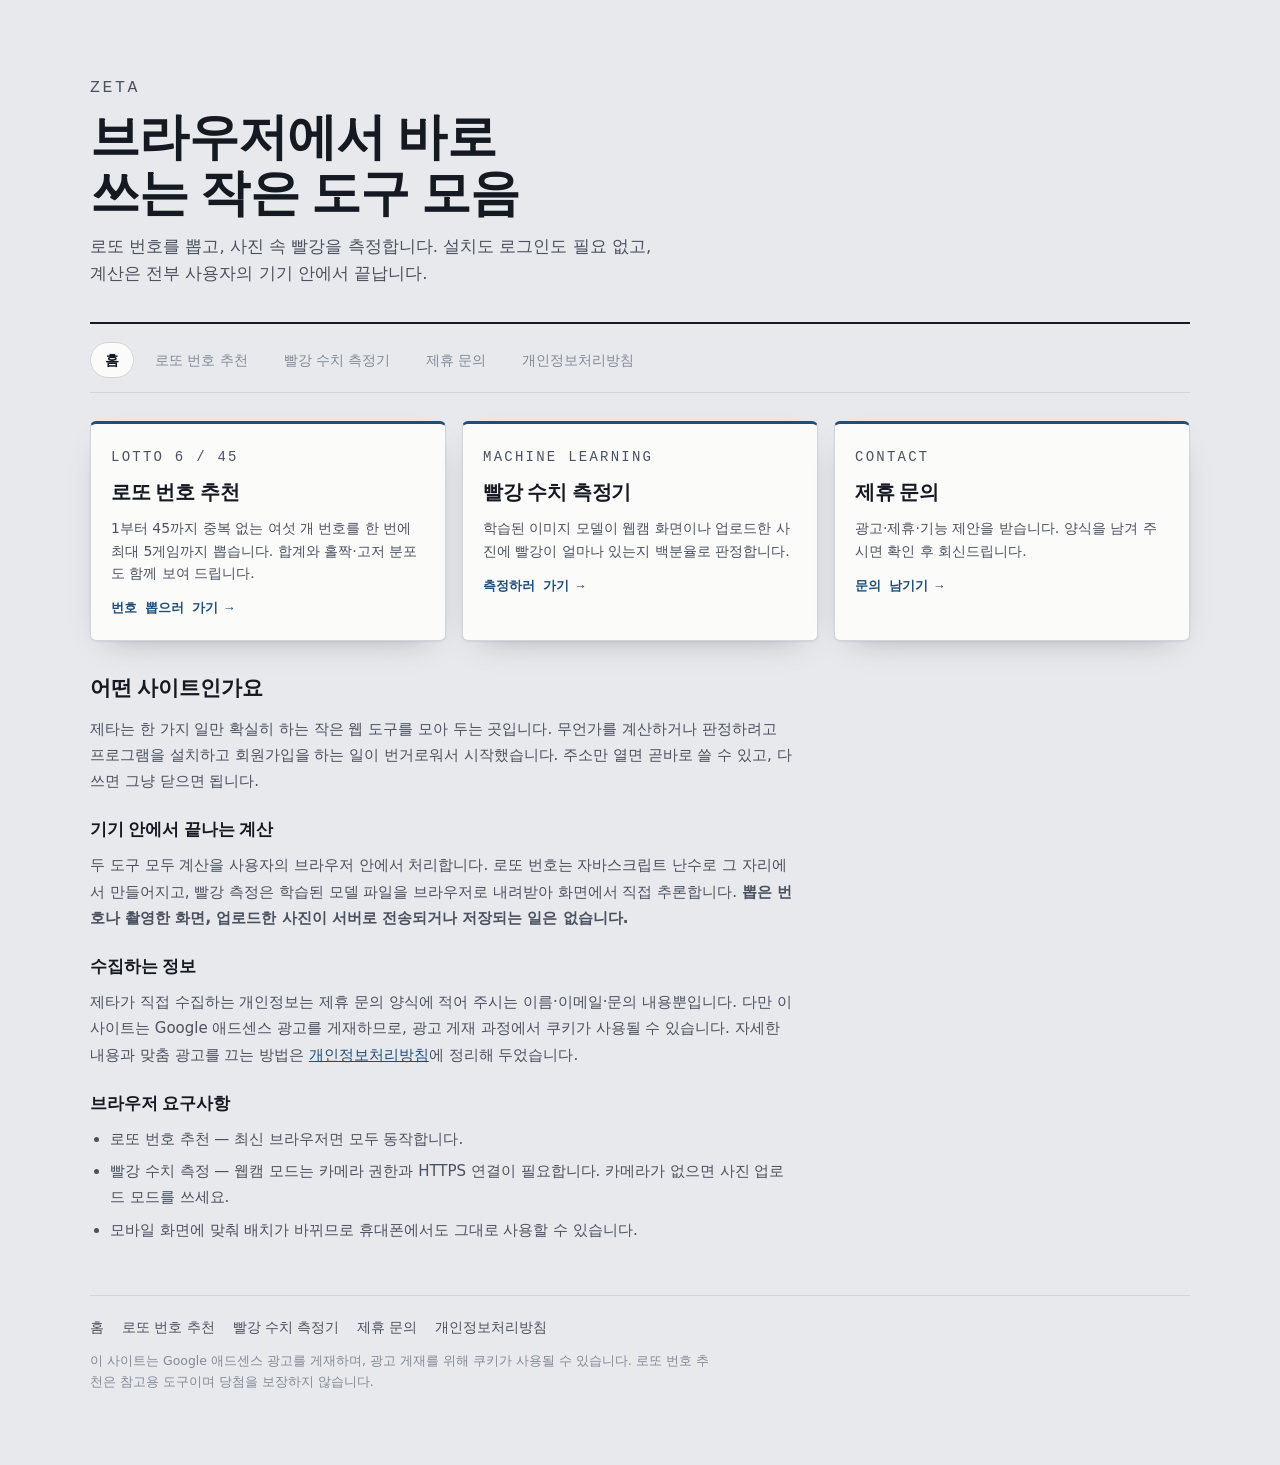
<file: index.html>
<!DOCTYPE html>
<html lang="ko">
<head>
  <meta charset="UTF-8" />
  <!-- Google Tag Manager -->
  <script>(function(w,d,s,l,i){w[l]=w[l]||[];w[l].push({'gtm.start':
  new Date().getTime(),event:'gtm.js'});var f=d.getElementsByTagName(s)[0],
  j=d.createElement(s),dl=l!='dataLayer'?'&l='+l:'';j.async=true;j.src=
  'https://www.googletagmanager.com/gtm.js?id='+i+dl;f.parentNode.insertBefore(j,f);
  })(window,document,'script','dataLayer','GTM-PMZGKVW3');</script>
  <!-- End Google Tag Manager -->
  <meta name="viewport" content="width=device-width, initial-scale=1.0" />
  <title>제타 — 로또 번호 추천과 빨강 수치 측정</title>
  <meta name="description" content="로또 6/45 번호 생성기와 머신러닝 기반 빨강 수치 측정기를 무료로 사용해 보세요. 설치 없이 브라우저에서 바로 동작합니다." />
  <link rel="stylesheet" href="styles.css" />
  <script async src="https://pagead2.googlesyndication.com/pagead/js/adsbygoogle.js?client=ca-pub-2494566642796564"
    crossorigin="anonymous"></script>
</head>
<body>
  <!-- Google Tag Manager (noscript) -->
  <noscript><iframe src="https://www.googletagmanager.com/ns.html?id=GTM-PMZGKVW3"
  height="0" width="0" style="display:none;visibility:hidden"></iframe></noscript>
  <!-- End Google Tag Manager (noscript) -->
  <div class="shell">
    <section class="hero">
      <p class="eyebrow">Zeta</p>
      <h1>브라우저에서 바로 쓰는 작은 도구 모음</h1>
      <p>
        로또 번호를 뽑고, 사진 속 빨강을 측정합니다. 설치도 로그인도 필요 없고, 계산은 전부 사용자의 기기 안에서
        끝납니다.
      </p>
    </section>

    <nav class="site-nav">
      <a class="nav-link is-current" href="index.html" aria-current="page">홈</a>
      <a class="nav-link" href="lotto.html">로또 번호 추천</a>
      <a class="nav-link" href="red.html">빨강 수치 측정기</a>
      <a class="nav-link" href="contact.html">제휴 문의</a>
      <a class="nav-link" href="privacy.html">개인정보처리방침</a>
    </nav>

    <div class="feature-grid">
      <a class="feature-card" href="lotto.html">
        <p class="eyebrow">Lotto 6 / 45</p>
        <h2>로또 번호 추천</h2>
        <p>1부터 45까지 중복 없는 여섯 개 번호를 한 번에 최대 5게임까지 뽑습니다. 합계와 홀짝·고저 분포도 함께 보여 드립니다.</p>
        <span class="go">번호 뽑으러 가기 →</span>
      </a>

      <a class="feature-card" href="red.html">
        <p class="eyebrow">Machine Learning</p>
        <h2>빨강 수치 측정기</h2>
        <p>학습된 이미지 모델이 웹캠 화면이나 업로드한 사진에 빨강이 얼마나 있는지 백분율로 판정합니다.</p>
        <span class="go">측정하러 가기 →</span>
      </a>

      <a class="feature-card" href="contact.html">
        <p class="eyebrow">Contact</p>
        <h2>제휴 문의</h2>
        <p>광고·제휴·기능 제안을 받습니다. 양식을 남겨 주시면 확인 후 회신드립니다.</p>
        <span class="go">문의 남기기 →</span>
      </a>
    </div>

    <section class="prose">
      <h2>어떤 사이트인가요</h2>
      <p>
        제타는 한 가지 일만 확실히 하는 작은 웹 도구를 모아 두는 곳입니다. 무언가를 계산하거나 판정하려고
        프로그램을 설치하고 회원가입을 하는 일이 번거로워서 시작했습니다. 주소만 열면 곧바로 쓸 수 있고,
        다 쓰면 그냥 닫으면 됩니다.
      </p>

      <h3>기기 안에서 끝나는 계산</h3>
      <p>
        두 도구 모두 계산을 사용자의 브라우저 안에서 처리합니다. 로또 번호는 자바스크립트 난수로 그 자리에서
        만들어지고, 빨강 측정은 학습된 모델 파일을 브라우저로 내려받아 화면에서 직접 추론합니다.
        <b>뽑은 번호나 촬영한 화면, 업로드한 사진이 서버로 전송되거나 저장되는 일은 없습니다.</b>
      </p>

      <h3>수집하는 정보</h3>
      <p>
        제타가 직접 수집하는 개인정보는 제휴 문의 양식에 적어 주시는 이름·이메일·문의 내용뿐입니다. 다만 이 사이트는
        Google 애드센스 광고를 게재하므로, 광고 게재 과정에서 쿠키가 사용될 수 있습니다. 자세한 내용과 맞춤 광고를
        끄는 방법은 <a href="privacy.html">개인정보처리방침</a>에 정리해 두었습니다.
      </p>

      <h3>브라우저 요구사항</h3>
      <ul>
        <li>로또 번호 추천 — 최신 브라우저면 모두 동작합니다.</li>
        <li>빨강 수치 측정 — 웹캠 모드는 카메라 권한과 HTTPS 연결이 필요합니다. 카메라가 없으면 사진 업로드 모드를 쓰세요.</li>
        <li>모바일 화면에 맞춰 배치가 바뀌므로 휴대폰에서도 그대로 사용할 수 있습니다.</li>
      </ul>
    </section>

    <footer class="site-footer">
      <nav class="footer-links">
        <a href="index.html">홈</a>
        <a href="lotto.html">로또 번호 추천</a>
        <a href="red.html">빨강 수치 측정기</a>
        <a href="contact.html">제휴 문의</a>
        <a href="privacy.html">개인정보처리방침</a>
      </nav>
      <p>이 사이트는 Google 애드센스 광고를 게재하며, 광고 게재를 위해 쿠키가 사용될 수 있습니다. 로또 번호 추천은 참고용 도구이며 당첨을 보장하지 않습니다.</p>
    </footer>
  </div>
</body>
</html>
</file>
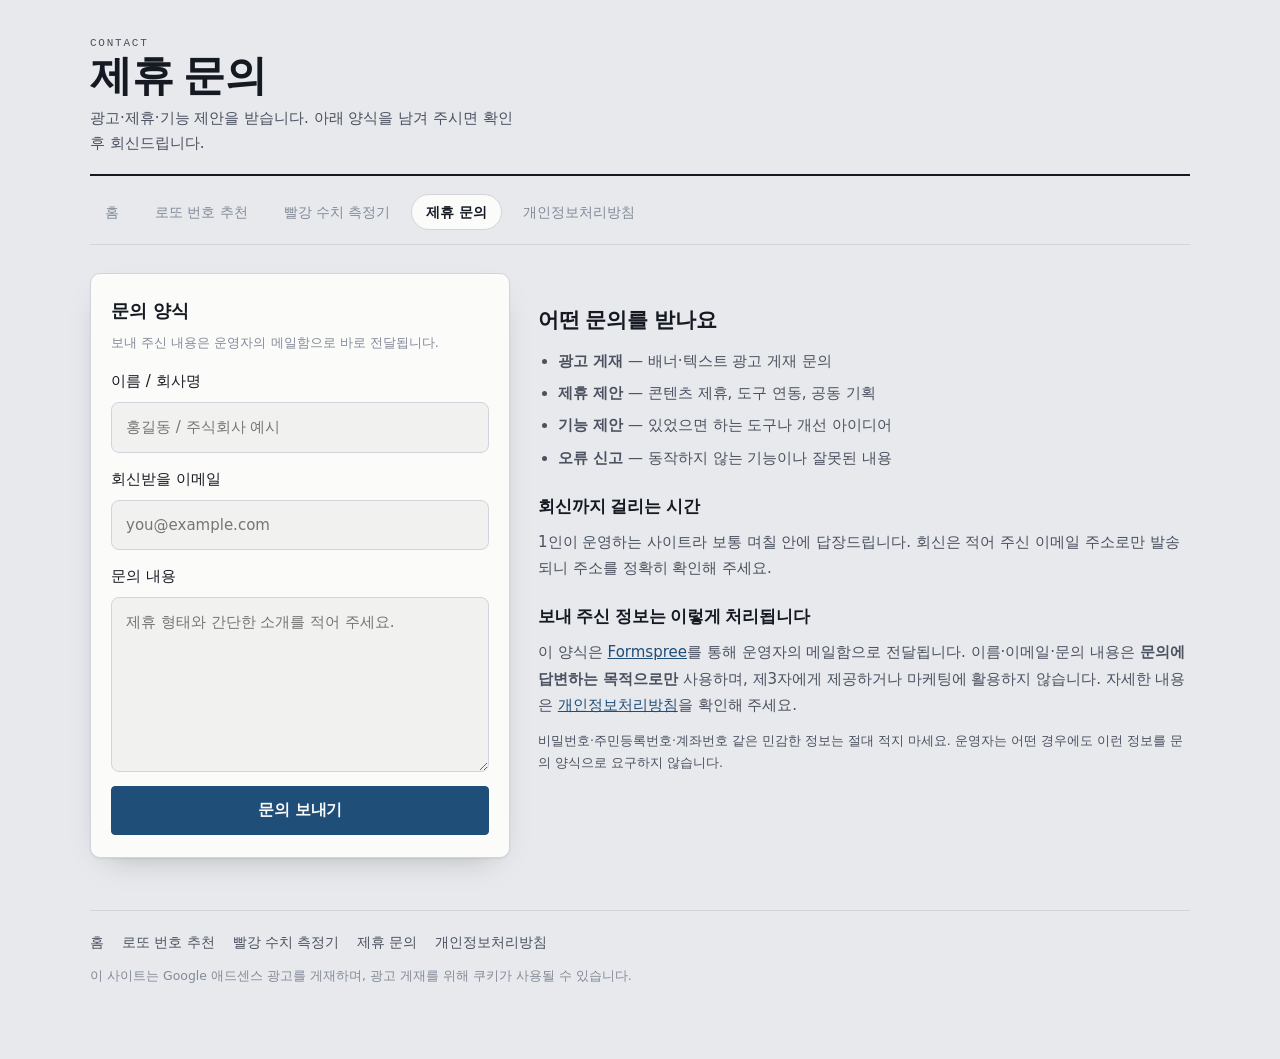
<file: contact.html>
<!DOCTYPE html>
<html lang="ko">
<head>
  <meta charset="UTF-8" />
  <!-- Google Tag Manager -->
  <script>(function(w,d,s,l,i){w[l]=w[l]||[];w[l].push({'gtm.start':
  new Date().getTime(),event:'gtm.js'});var f=d.getElementsByTagName(s)[0],
  j=d.createElement(s),dl=l!='dataLayer'?'&l='+l:'';j.async=true;j.src=
  'https://www.googletagmanager.com/gtm.js?id='+i+dl;f.parentNode.insertBefore(j,f);
  })(window,document,'script','dataLayer','GTM-PMZGKVW3');</script>
  <!-- End Google Tag Manager -->
  <meta name="viewport" content="width=device-width, initial-scale=1.0" />
  <title>제휴 문의 | 제타</title>
  <meta name="description" content="제타의 광고·제휴·기능 제안 문의를 받습니다. 양식을 남겨 주시면 확인 후 회신드립니다." />
  <link rel="stylesheet" href="styles.css" />
  <script async src="https://pagead2.googlesyndication.com/pagead/js/adsbygoogle.js?client=ca-pub-2494566642796564"
    crossorigin="anonymous"></script>
</head>
<body>
  <!-- Google Tag Manager (noscript) -->
  <noscript><iframe src="https://www.googletagmanager.com/ns.html?id=GTM-PMZGKVW3"
  height="0" width="0" style="display:none;visibility:hidden"></iframe></noscript>
  <!-- End Google Tag Manager (noscript) -->
  <div class="shell">
    <header class="masthead">
      <div>
        <p class="eyebrow">Contact</p>
        <h1>제휴 문의</h1>
        <p>광고·제휴·기능 제안을 받습니다. 아래 양식을 남겨 주시면 확인 후 회신드립니다.</p>
      </div>
    </header>

    <nav class="site-nav">
      <a class="nav-link" href="index.html">홈</a>
      <a class="nav-link" href="lotto.html">로또 번호 추천</a>
      <a class="nav-link" href="red.html">빨강 수치 측정기</a>
      <a class="nav-link is-current" href="contact.html" aria-current="page">제휴 문의</a>
      <a class="nav-link" href="privacy.html">개인정보처리방침</a>
    </nav>

    <div class="layout">
      <section class="partner" style="margin-top: 0;">
        <h2>문의 양식</h2>
        <p class="partner-lead">보내 주신 내용은 운영자의 메일함으로 바로 전달됩니다.</p>

        <form id="partnerForm" action="https://formspree.io/f/mzepdwaz" method="POST">
          <div class="field">
            <label for="partnerName">이름 / 회사명</label>
            <input type="text" id="partnerName" name="name" required maxlength="60" placeholder="홍길동 / 주식회사 예시" />
          </div>

          <div class="field">
            <label for="partnerEmail">회신받을 이메일</label>
            <input type="email" id="partnerEmail" name="email" required placeholder="you@example.com" />
          </div>

          <div class="field">
            <label for="partnerMessage">문의 내용</label>
            <textarea id="partnerMessage" name="message" rows="6" required maxlength="2000" placeholder="제휴 형태와 간단한 소개를 적어 주세요."></textarea>
          </div>

          <input type="hidden" name="_subject" value="[제타] 제휴 문의" />
          <input type="text" name="_gotcha" tabindex="-1" autocomplete="off" aria-hidden="true" class="gotcha" />

          <div class="actions">
            <button type="submit" id="partnerSubmitBtn" class="btn primary">문의 보내기</button>
          </div>
        </form>

        <div id="partnerStatus" class="partner-status" role="status" aria-live="polite"></div>
      </section>

      <section class="prose">
        <h2>어떤 문의를 받나요</h2>
        <ul>
          <li><b>광고 게재</b> — 배너·텍스트 광고 게재 문의</li>
          <li><b>제휴 제안</b> — 콘텐츠 제휴, 도구 연동, 공동 기획</li>
          <li><b>기능 제안</b> — 있었으면 하는 도구나 개선 아이디어</li>
          <li><b>오류 신고</b> — 동작하지 않는 기능이나 잘못된 내용</li>
        </ul>

        <h3>회신까지 걸리는 시간</h3>
        <p>
          1인이 운영하는 사이트라 보통 며칠 안에 답장드립니다. 회신은 적어 주신 이메일 주소로만 발송되니
          주소를 정확히 확인해 주세요.
        </p>

        <h3>보내 주신 정보는 이렇게 처리됩니다</h3>
        <p>
          이 양식은 <a href="https://formspree.io" rel="noopener nofollow" target="_blank">Formspree</a>를 통해
          운영자의 메일함으로 전달됩니다. 이름·이메일·문의 내용은 <b>문의에 답변하는 목적으로만</b> 사용하며,
          제3자에게 제공하거나 마케팅에 활용하지 않습니다. 자세한 내용은
          <a href="privacy.html">개인정보처리방침</a>을 확인해 주세요.
        </p>
        <p class="hint">
          비밀번호·주민등록번호·계좌번호 같은 민감한 정보는 절대 적지 마세요. 운영자는 어떤 경우에도 이런 정보를
          문의 양식으로 요구하지 않습니다.
        </p>
      </section>
    </div>

    <footer class="site-footer">
      <nav class="footer-links">
        <a href="index.html">홈</a>
        <a href="lotto.html">로또 번호 추천</a>
        <a href="red.html">빨강 수치 측정기</a>
        <a href="contact.html">제휴 문의</a>
        <a href="privacy.html">개인정보처리방침</a>
      </nav>
      <p>이 사이트는 Google 애드센스 광고를 게재하며, 광고 게재를 위해 쿠키가 사용될 수 있습니다.</p>
    </footer>
  </div>

  <script src="contact.js"></script>
</body>
</html>
</file>
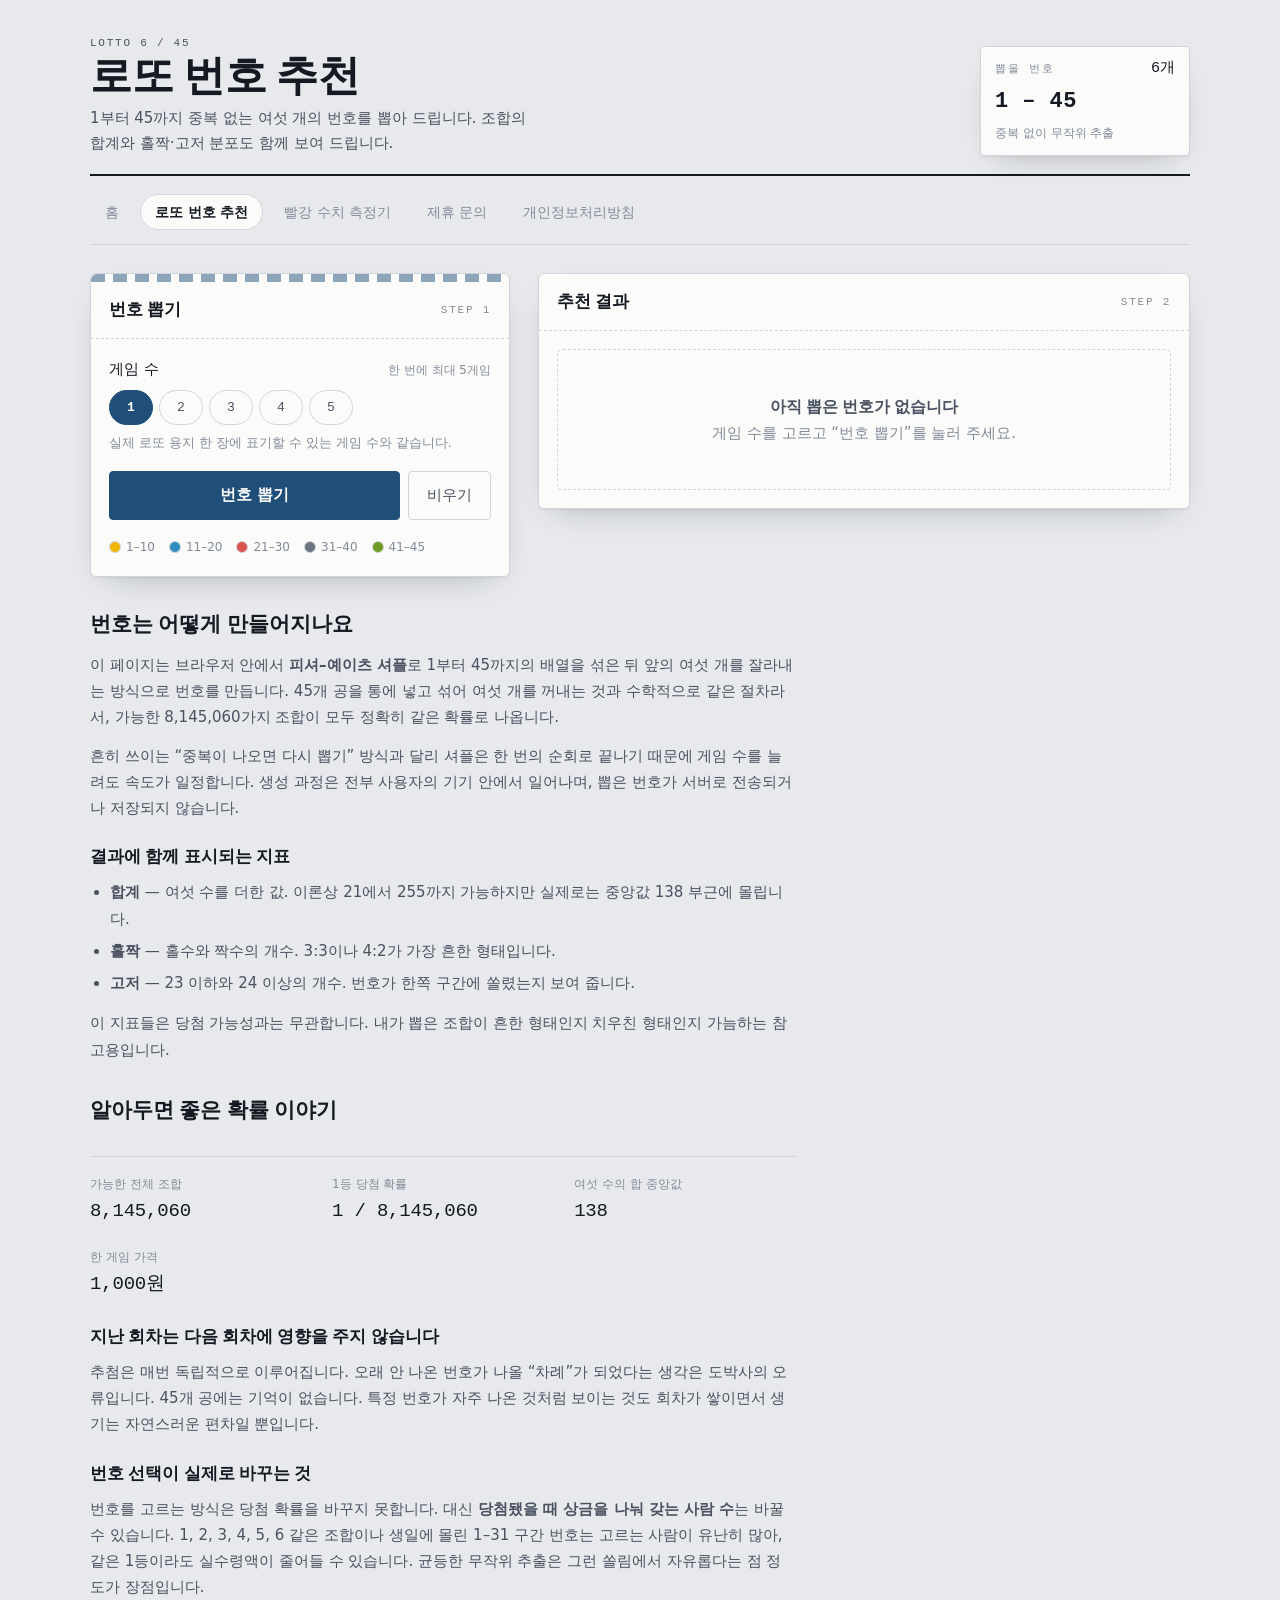
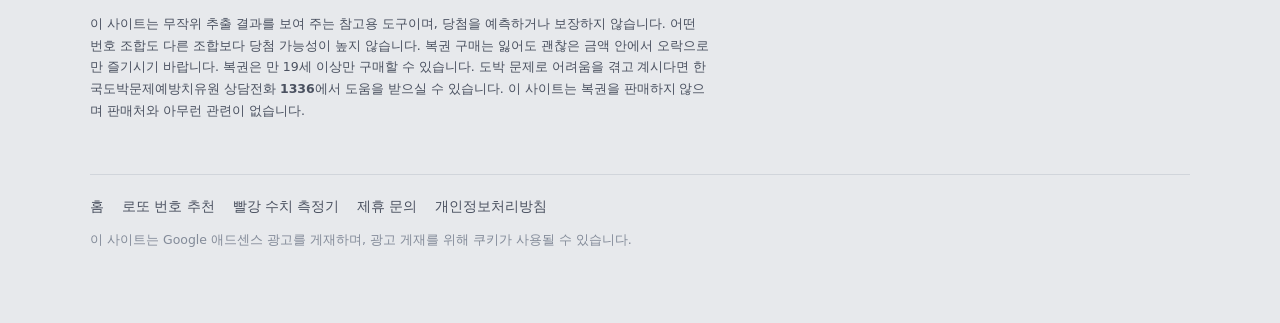
<file: lotto.html>
<!DOCTYPE html>
<html lang="ko">
<head>
  <meta charset="UTF-8" />
  <!-- Google Tag Manager -->
  <script>(function(w,d,s,l,i){w[l]=w[l]||[];w[l].push({'gtm.start':
  new Date().getTime(),event:'gtm.js'});var f=d.getElementsByTagName(s)[0],
  j=d.createElement(s),dl=l!='dataLayer'?'&l='+l:'';j.async=true;j.src=
  'https://www.googletagmanager.com/gtm.js?id='+i+dl;f.parentNode.insertBefore(j,f);
  })(window,document,'script','dataLayer','GTM-PMZGKVW3');</script>
  <!-- End Google Tag Manager -->
  <meta name="viewport" content="width=device-width, initial-scale=1.0" />
  <title>로또 번호 추천 — 6/45 번호 생성기 | 제타</title>
  <meta name="description" content="로또 6/45 번호를 최대 5게임까지 무작위로 생성하고 합계·홀짝·고저 분포를 함께 확인하세요. 당첨 확률과 조합 통계도 정리했습니다." />
  <link rel="stylesheet" href="styles.css" />
  <script async src="https://pagead2.googlesyndication.com/pagead/js/adsbygoogle.js?client=ca-pub-2494566642796564"
    crossorigin="anonymous"></script>
</head>
<body>
  <!-- Google Tag Manager (noscript) -->
  <noscript><iframe src="https://www.googletagmanager.com/ns.html?id=GTM-PMZGKVW3"
  height="0" width="0" style="display:none;visibility:hidden"></iframe></noscript>
  <!-- End Google Tag Manager (noscript) -->
  <div class="shell">
    <header class="masthead">
      <div>
        <p class="eyebrow">Lotto 6 / 45</p>
        <h1>로또 번호 추천</h1>
        <p>1부터 45까지 중복 없는 여섯 개의 번호를 뽑아 드립니다. 조합의 합계와 홀짝·고저 분포도 함께 보여 드립니다.</p>
      </div>
      <div class="draw-clock">
        <div class="label">
          <span class="eyebrow">뽑을 번호</span>
          <span class="num" id="clockCount">6개</span>
        </div>
        <strong>1 &ndash; 45</strong>
        <small>중복 없이 무작위 추출</small>
      </div>
    </header>

    <nav class="site-nav">
      <a class="nav-link" href="index.html">홈</a>
      <a class="nav-link is-current" href="lotto.html" aria-current="page">로또 번호 추천</a>
      <a class="nav-link" href="red.html">빨강 수치 측정기</a>
      <a class="nav-link" href="contact.html">제휴 문의</a>
      <a class="nav-link" href="privacy.html">개인정보처리방침</a>
    </nav>

    <div class="layout">
      <section class="panel slip">
        <header>
          <h2>번호 뽑기</h2>
          <span class="eyebrow">Step 1</span>
        </header>
        <div class="panel-body">
          <div class="field">
            <div class="field-label">
              <span id="countLabel">게임 수</span>
              <span>한 번에 최대 5게임</span>
            </div>
            <div class="chips" id="countChips" role="group" aria-labelledby="countLabel">
              <button type="button" class="chip count" data-count="1" aria-pressed="true">1</button>
              <button type="button" class="chip count" data-count="2" aria-pressed="false">2</button>
              <button type="button" class="chip count" data-count="3" aria-pressed="false">3</button>
              <button type="button" class="chip count" data-count="4" aria-pressed="false">4</button>
              <button type="button" class="chip count" data-count="5" aria-pressed="false">5</button>
            </div>
            <p class="hint">실제 로또 용지 한 장에 표기할 수 있는 게임 수와 같습니다.</p>
          </div>

          <div class="actions">
            <button id="generateBtn" class="btn primary">번호 뽑기</button>
            <button id="resetBtn" class="btn ghost">비우기</button>
          </div>

          <div class="legend">
            <span><i style="background: var(--b1-bg)"></i>1&ndash;10</span>
            <span><i style="background: var(--b2-bg)"></i>11&ndash;20</span>
            <span><i style="background: var(--b3-bg)"></i>21&ndash;30</span>
            <span><i style="background: var(--b4-bg)"></i>31&ndash;40</span>
            <span><i style="background: var(--b5-bg)"></i>41&ndash;45</span>
          </div>
        </div>
      </section>

      <section class="panel">
        <header>
          <h2>추천 결과</h2>
          <span class="eyebrow">Step 2</span>
        </header>
        <div class="panel-body">
          <div id="results" class="tickets"></div>
        </div>
      </section>
    </div>

    <section class="prose">
      <h2>번호는 어떻게 만들어지나요</h2>
      <p>
        이 페이지는 브라우저 안에서 <b>피셔–예이츠 셔플</b>로 1부터 45까지의 배열을 섞은 뒤 앞의 여섯 개를 잘라내는
        방식으로 번호를 만듭니다. 45개 공을 통에 넣고 섞어 여섯 개를 꺼내는 것과 수학적으로 같은 절차라서,
        가능한 8,145,060가지 조합이 모두 정확히 같은 확률로 나옵니다.
      </p>
      <p>
        흔히 쓰이는 &ldquo;중복이 나오면 다시 뽑기&rdquo; 방식과 달리 셔플은 한 번의 순회로 끝나기 때문에 게임 수를 늘려도
        속도가 일정합니다. 생성 과정은 전부 사용자의 기기 안에서 일어나며, 뽑은 번호가 서버로 전송되거나 저장되지 않습니다.
      </p>

      <h3>결과에 함께 표시되는 지표</h3>
      <ul>
        <li><b>합계</b> — 여섯 수를 더한 값. 이론상 21에서 255까지 가능하지만 실제로는 중앙값 138 부근에 몰립니다.</li>
        <li><b>홀짝</b> — 홀수와 짝수의 개수. 3:3이나 4:2가 가장 흔한 형태입니다.</li>
        <li><b>고저</b> — 23 이하와 24 이상의 개수. 번호가 한쪽 구간에 쏠렸는지 보여 줍니다.</li>
      </ul>
      <p>
        이 지표들은 당첨 가능성과는 무관합니다. 내가 뽑은 조합이 흔한 형태인지 치우친 형태인지 가늠하는 참고용입니다.
      </p>

      <h2>알아두면 좋은 확률 이야기</h2>
      <dl class="odds">
        <div>
          <dt>가능한 전체 조합</dt>
          <dd>8,145,060</dd>
        </div>
        <div>
          <dt>1등 당첨 확률</dt>
          <dd>1 / 8,145,060</dd>
        </div>
        <div>
          <dt>여섯 수의 합 중앙값</dt>
          <dd>138</dd>
        </div>
        <div>
          <dt>한 게임 가격</dt>
          <dd>1,000원</dd>
        </div>
      </dl>

      <h3>지난 회차는 다음 회차에 영향을 주지 않습니다</h3>
      <p>
        추첨은 매번 독립적으로 이루어집니다. 오래 안 나온 번호가 나올 &ldquo;차례&rdquo;가 되었다는 생각은 도박사의
        오류입니다. 45개 공에는 기억이 없습니다. 특정 번호가 자주 나온 것처럼 보이는 것도 회차가 쌓이면서 생기는
        자연스러운 편차일 뿐입니다.
      </p>

      <h3>번호 선택이 실제로 바꾸는 것</h3>
      <p>
        번호를 고르는 방식은 당첨 확률을 바꾸지 못합니다. 대신 <b>당첨됐을 때 상금을 나눠 갖는 사람 수</b>는 바꿀 수
        있습니다. 1, 2, 3, 4, 5, 6 같은 조합이나 생일에 몰린 1&ndash;31 구간 번호는 고르는 사람이 유난히 많아,
        같은 1등이라도 실수령액이 줄어들 수 있습니다. 균등한 무작위 추출은 그런 쏠림에서 자유롭다는 점 정도가 장점입니다.
      </p>

      <p class="disclaimer">
        이 사이트는 무작위 추출 결과를 보여 주는 참고용 도구이며, 당첨을 예측하거나 보장하지 않습니다.
        어떤 번호 조합도 다른 조합보다 당첨 가능성이 높지 않습니다. 복권 구매는 잃어도 괜찮은 금액 안에서 오락으로만
        즐기시기 바랍니다. 복권은 만 19세 이상만 구매할 수 있습니다. 도박 문제로 어려움을 겪고 계시다면
        한국도박문제예방치유원 상담전화 <b>1336</b>에서 도움을 받으실 수 있습니다.
        이 사이트는 복권을 판매하지 않으며 판매처와 아무런 관련이 없습니다.
      </p>
    </section>

    <footer class="site-footer">
      <nav class="footer-links">
        <a href="index.html">홈</a>
        <a href="lotto.html">로또 번호 추천</a>
        <a href="red.html">빨강 수치 측정기</a>
        <a href="contact.html">제휴 문의</a>
        <a href="privacy.html">개인정보처리방침</a>
      </nav>
      <p>이 사이트는 Google 애드센스 광고를 게재하며, 광고 게재를 위해 쿠키가 사용될 수 있습니다.</p>
    </footer>
  </div>

  <script src="lotto.js"></script>
</body>
</html>
</file>
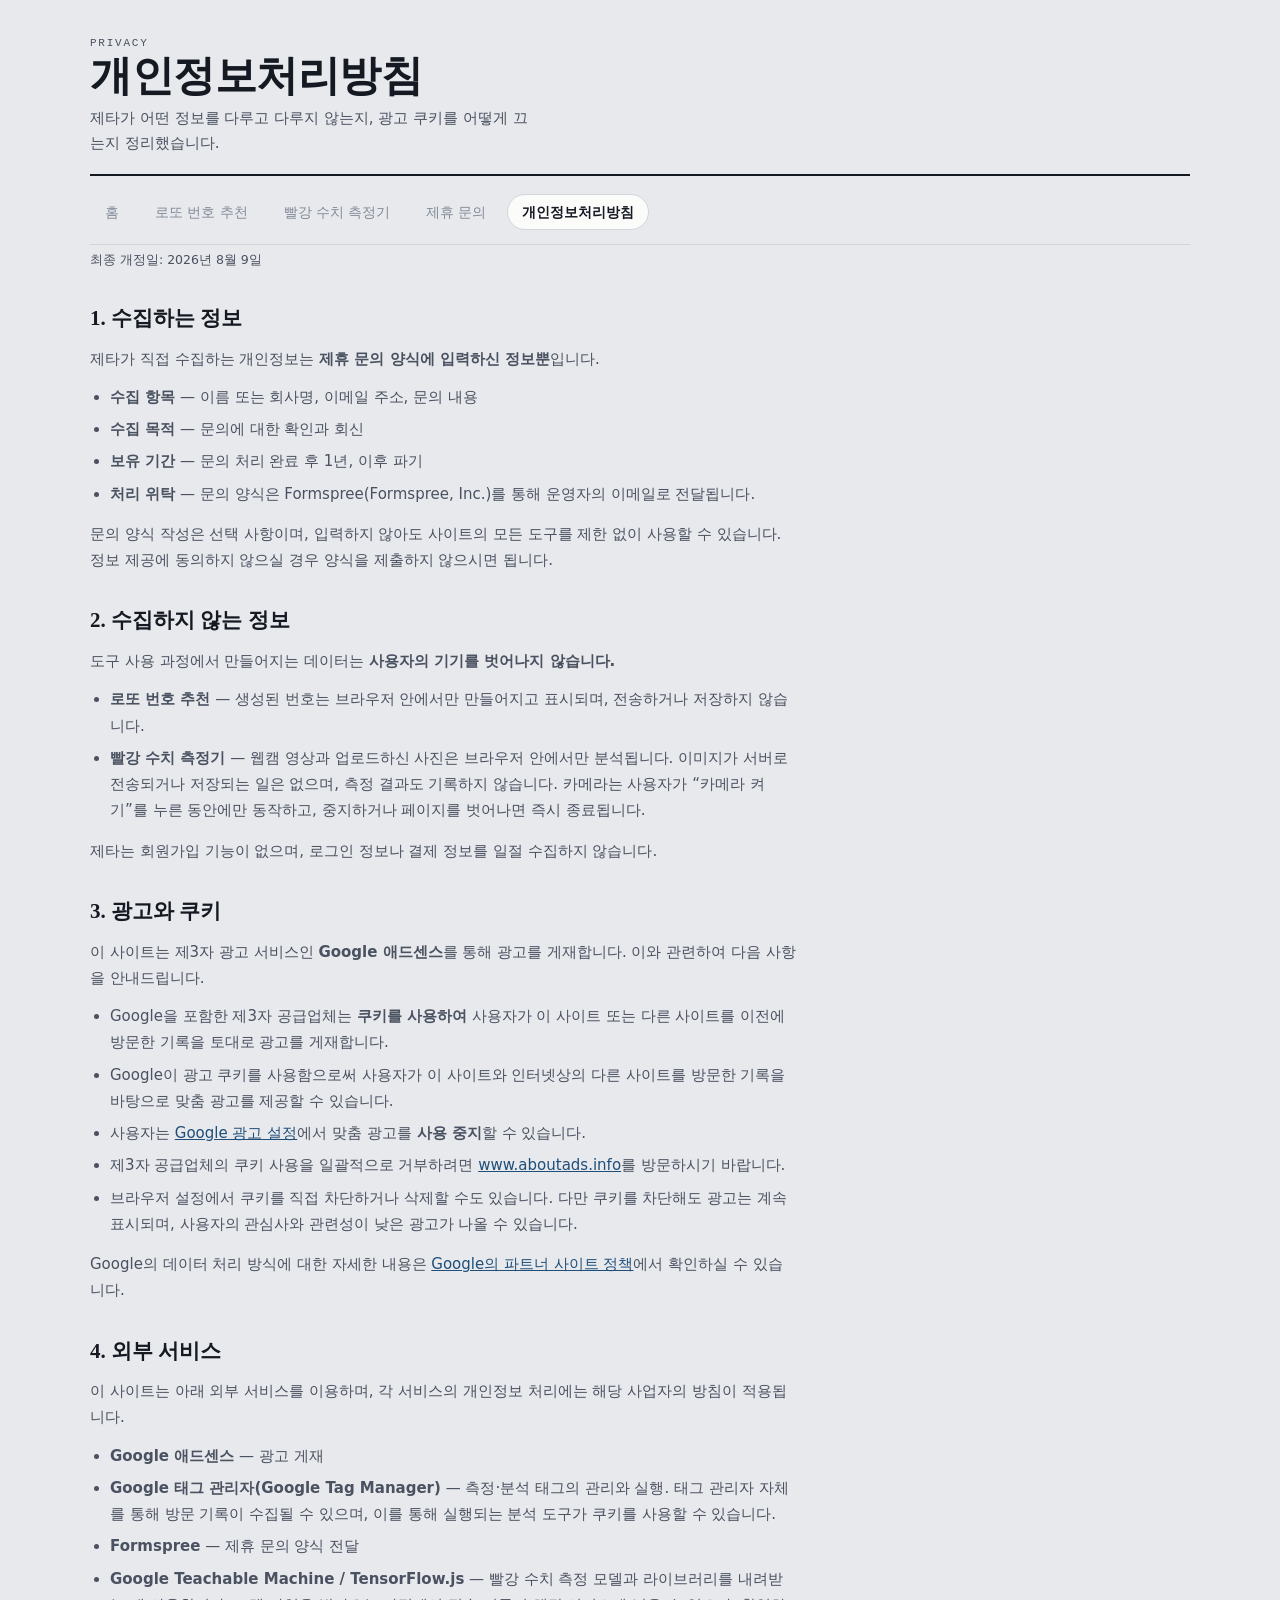
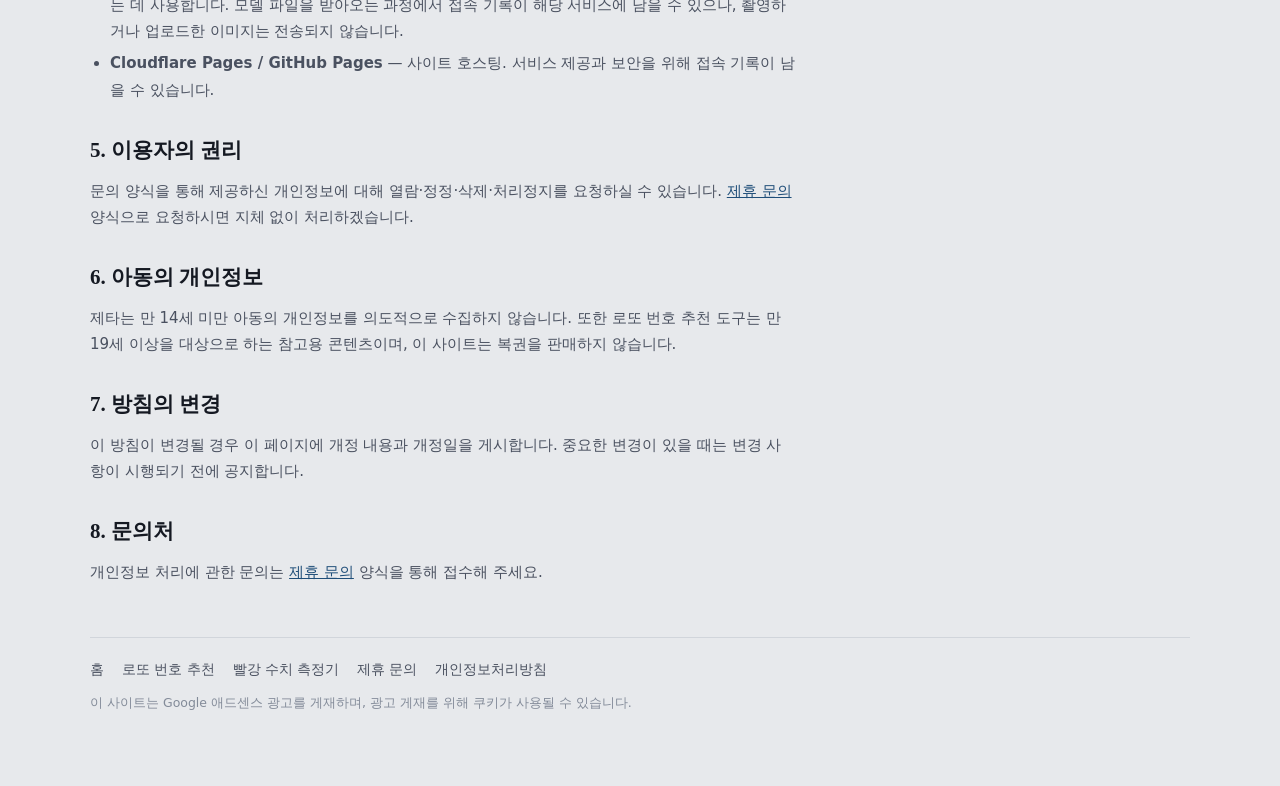
<file: privacy.html>
<!DOCTYPE html>
<html lang="ko">
<head>
  <meta charset="UTF-8" />
  <!-- Google Tag Manager -->
  <script>(function(w,d,s,l,i){w[l]=w[l]||[];w[l].push({'gtm.start':
  new Date().getTime(),event:'gtm.js'});var f=d.getElementsByTagName(s)[0],
  j=d.createElement(s),dl=l!='dataLayer'?'&l='+l:'';j.async=true;j.src=
  'https://www.googletagmanager.com/gtm.js?id='+i+dl;f.parentNode.insertBefore(j,f);
  })(window,document,'script','dataLayer','GTM-PMZGKVW3');</script>
  <!-- End Google Tag Manager -->
  <meta name="viewport" content="width=device-width, initial-scale=1.0" />
  <title>개인정보처리방침 | 제타</title>
  <meta name="description" content="제타가 수집하는 정보, 광고 쿠키 사용, 맞춤 광고를 끄는 방법을 안내합니다." />
  <link rel="stylesheet" href="styles.css" />
  <script async src="https://pagead2.googlesyndication.com/pagead/js/adsbygoogle.js?client=ca-pub-2494566642796564"
    crossorigin="anonymous"></script>
</head>
<body>
  <!-- Google Tag Manager (noscript) -->
  <noscript><iframe src="https://www.googletagmanager.com/ns.html?id=GTM-PMZGKVW3"
  height="0" width="0" style="display:none;visibility:hidden"></iframe></noscript>
  <!-- End Google Tag Manager (noscript) -->
  <div class="shell">
    <header class="masthead">
      <div>
        <p class="eyebrow">Privacy</p>
        <h1>개인정보처리방침</h1>
        <p>제타가 어떤 정보를 다루고 다루지 않는지, 광고 쿠키를 어떻게 끄는지 정리했습니다.</p>
      </div>
    </header>

    <nav class="site-nav">
      <a class="nav-link" href="index.html">홈</a>
      <a class="nav-link" href="lotto.html">로또 번호 추천</a>
      <a class="nav-link" href="red.html">빨강 수치 측정기</a>
      <a class="nav-link" href="contact.html">제휴 문의</a>
      <a class="nav-link is-current" href="privacy.html" aria-current="page">개인정보처리방침</a>
    </nav>

    <section class="prose">
      <p class="hint">최종 개정일: 2026년 8월 9일</p>

      <h2>1. 수집하는 정보</h2>
      <p>제타가 직접 수집하는 개인정보는 <b>제휴 문의 양식에 입력하신 정보뿐</b>입니다.</p>
      <ul>
        <li><b>수집 항목</b> — 이름 또는 회사명, 이메일 주소, 문의 내용</li>
        <li><b>수집 목적</b> — 문의에 대한 확인과 회신</li>
        <li><b>보유 기간</b> — 문의 처리 완료 후 1년, 이후 파기</li>
        <li><b>처리 위탁</b> — 문의 양식은 Formspree(Formspree, Inc.)를 통해 운영자의 이메일로 전달됩니다.</li>
      </ul>
      <p>
        문의 양식 작성은 선택 사항이며, 입력하지 않아도 사이트의 모든 도구를 제한 없이 사용할 수 있습니다.
        정보 제공에 동의하지 않으실 경우 양식을 제출하지 않으시면 됩니다.
      </p>

      <h2>2. 수집하지 않는 정보</h2>
      <p>
        도구 사용 과정에서 만들어지는 데이터는 <b>사용자의 기기를 벗어나지 않습니다.</b>
      </p>
      <ul>
        <li><b>로또 번호 추천</b> — 생성된 번호는 브라우저 안에서만 만들어지고 표시되며, 전송하거나 저장하지 않습니다.</li>
        <li><b>빨강 수치 측정기</b> — 웹캠 영상과 업로드하신 사진은 브라우저 안에서만 분석됩니다.
          이미지가 서버로 전송되거나 저장되는 일은 없으며, 측정 결과도 기록하지 않습니다.
          카메라는 사용자가 &ldquo;카메라 켜기&rdquo;를 누른 동안에만 동작하고, 중지하거나 페이지를 벗어나면 즉시 종료됩니다.</li>
      </ul>
      <p>
        제타는 회원가입 기능이 없으며, 로그인 정보나 결제 정보를 일절 수집하지 않습니다.
      </p>

      <h2>3. 광고와 쿠키</h2>
      <p>
        이 사이트는 제3자 광고 서비스인 <b>Google 애드센스</b>를 통해 광고를 게재합니다. 이와 관련하여 다음 사항을
        안내드립니다.
      </p>
      <ul>
        <li>Google을 포함한 제3자 공급업체는 <b>쿠키를 사용하여</b> 사용자가 이 사이트 또는 다른 사이트를 이전에
          방문한 기록을 토대로 광고를 게재합니다.</li>
        <li>Google이 광고 쿠키를 사용함으로써 사용자가 이 사이트와 인터넷상의 다른 사이트를 방문한 기록을 바탕으로
          맞춤 광고를 제공할 수 있습니다.</li>
        <li>사용자는 <a href="https://www.google.com/settings/ads" rel="noopener nofollow" target="_blank">Google 광고 설정</a>에서
          맞춤 광고를 <b>사용 중지</b>할 수 있습니다.</li>
        <li>제3자 공급업체의 쿠키 사용을 일괄적으로 거부하려면
          <a href="https://www.aboutads.info/choices/" rel="noopener nofollow" target="_blank">www.aboutads.info</a>를
          방문하시기 바랍니다.</li>
        <li>브라우저 설정에서 쿠키를 직접 차단하거나 삭제할 수도 있습니다. 다만 쿠키를 차단해도 광고는 계속
          표시되며, 사용자의 관심사와 관련성이 낮은 광고가 나올 수 있습니다.</li>
      </ul>
      <p>
        Google의 데이터 처리 방식에 대한 자세한 내용은
        <a href="https://policies.google.com/technologies/partner-sites" rel="noopener nofollow" target="_blank">Google의 파트너 사이트 정책</a>에서
        확인하실 수 있습니다.
      </p>

      <h2>4. 외부 서비스</h2>
      <p>이 사이트는 아래 외부 서비스를 이용하며, 각 서비스의 개인정보 처리에는 해당 사업자의 방침이 적용됩니다.</p>
      <ul>
        <li><b>Google 애드센스</b> — 광고 게재</li>
        <li><b>Google 태그 관리자(Google Tag Manager)</b> — 측정·분석 태그의 관리와 실행. 태그 관리자 자체를 통해
          방문 기록이 수집될 수 있으며, 이를 통해 실행되는 분석 도구가 쿠키를 사용할 수 있습니다.</li>
        <li><b>Formspree</b> — 제휴 문의 양식 전달</li>
        <li><b>Google Teachable Machine / TensorFlow.js</b> — 빨강 수치 측정 모델과 라이브러리를 내려받는 데 사용합니다.
          모델 파일을 받아오는 과정에서 접속 기록이 해당 서비스에 남을 수 있으나, 촬영하거나 업로드한 이미지는 전송되지 않습니다.</li>
        <li><b>Cloudflare Pages / GitHub Pages</b> — 사이트 호스팅. 서비스 제공과 보안을 위해 접속 기록이 남을 수 있습니다.</li>
      </ul>

      <h2>5. 이용자의 권리</h2>
      <p>
        문의 양식을 통해 제공하신 개인정보에 대해 열람·정정·삭제·처리정지를 요청하실 수 있습니다.
        <a href="contact.html">제휴 문의</a> 양식으로 요청하시면 지체 없이 처리하겠습니다.
      </p>

      <h2>6. 아동의 개인정보</h2>
      <p>
        제타는 만 14세 미만 아동의 개인정보를 의도적으로 수집하지 않습니다. 또한 로또 번호 추천 도구는
        만 19세 이상을 대상으로 하는 참고용 콘텐츠이며, 이 사이트는 복권을 판매하지 않습니다.
      </p>

      <h2>7. 방침의 변경</h2>
      <p>
        이 방침이 변경될 경우 이 페이지에 개정 내용과 개정일을 게시합니다. 중요한 변경이 있을 때는 변경 사항이
        시행되기 전에 공지합니다.
      </p>

      <h2>8. 문의처</h2>
      <p>
        개인정보 처리에 관한 문의는 <a href="contact.html">제휴 문의</a> 양식을 통해 접수해 주세요.
      </p>
    </section>

    <footer class="site-footer">
      <nav class="footer-links">
        <a href="index.html">홈</a>
        <a href="lotto.html">로또 번호 추천</a>
        <a href="red.html">빨강 수치 측정기</a>
        <a href="contact.html">제휴 문의</a>
        <a href="privacy.html">개인정보처리방침</a>
      </nav>
      <p>이 사이트는 Google 애드센스 광고를 게재하며, 광고 게재를 위해 쿠키가 사용될 수 있습니다.</p>
    </footer>
  </div>
</body>
</html>
</file>
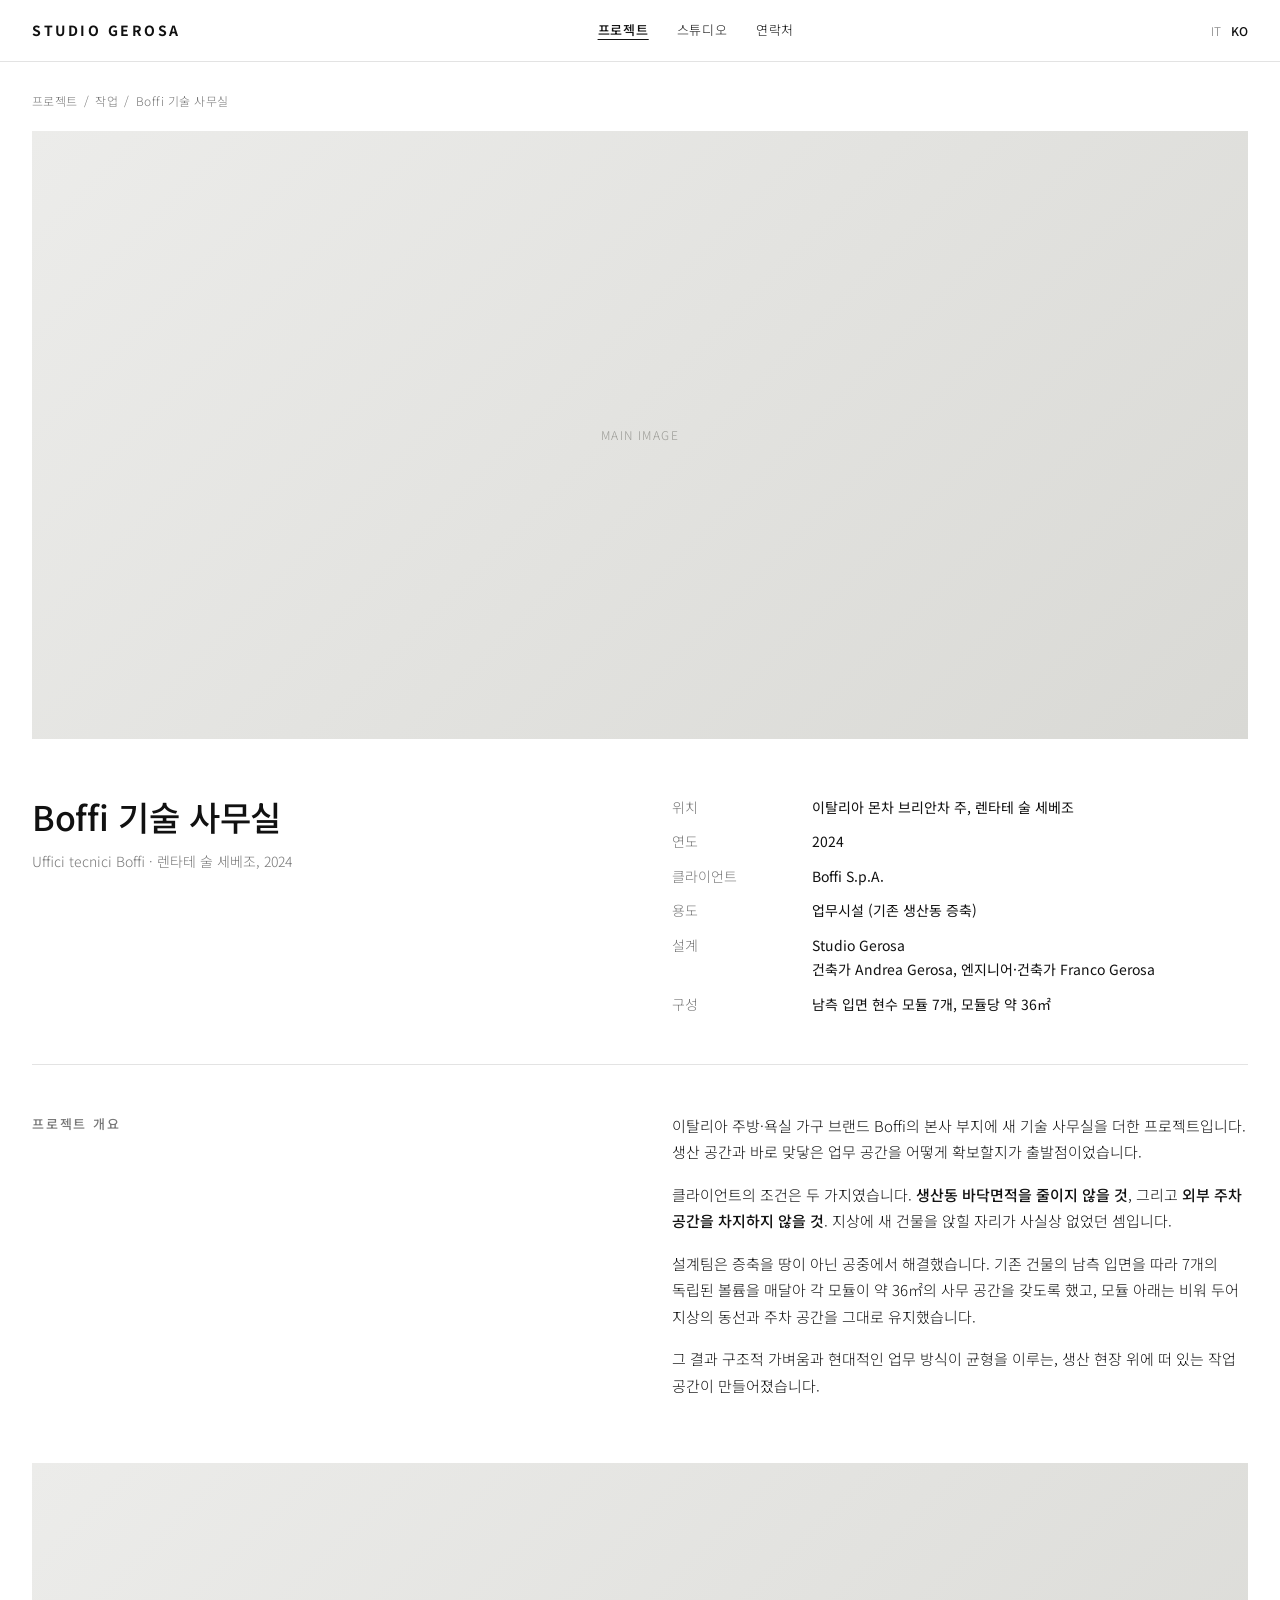
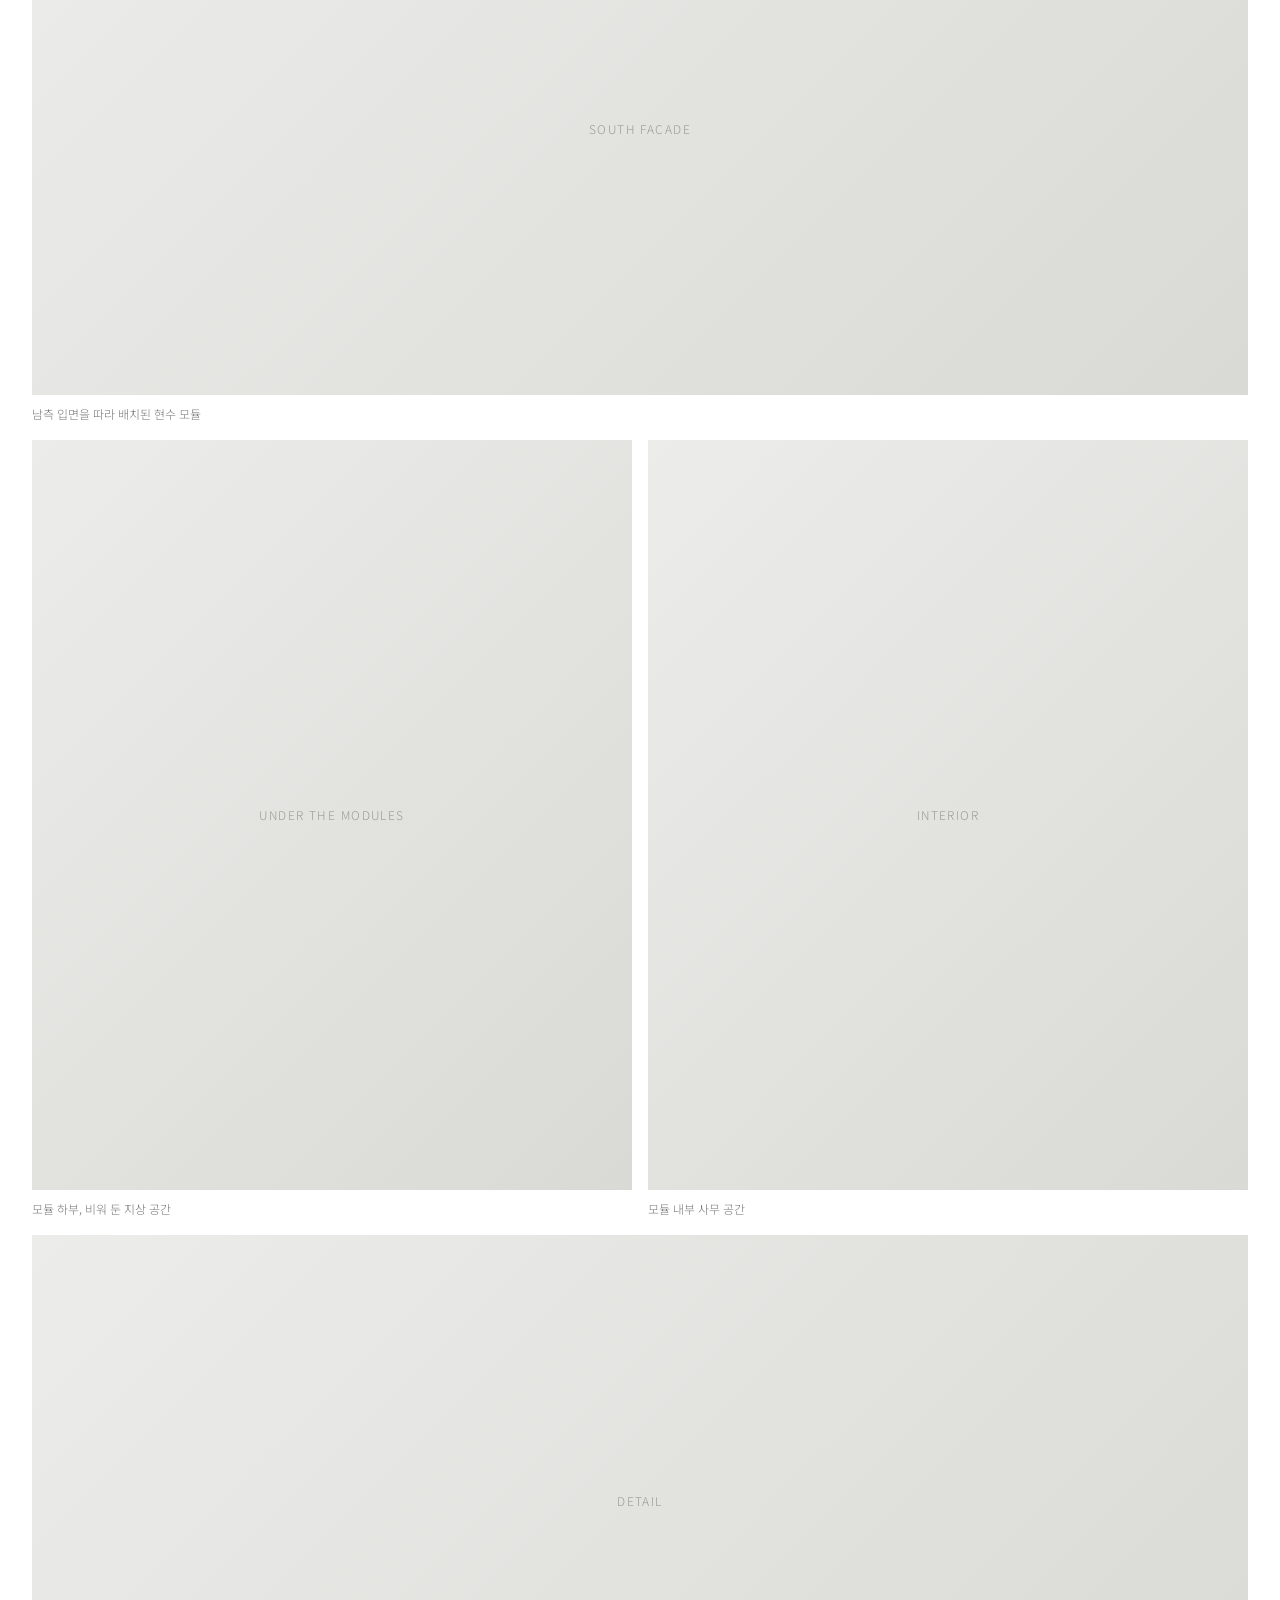
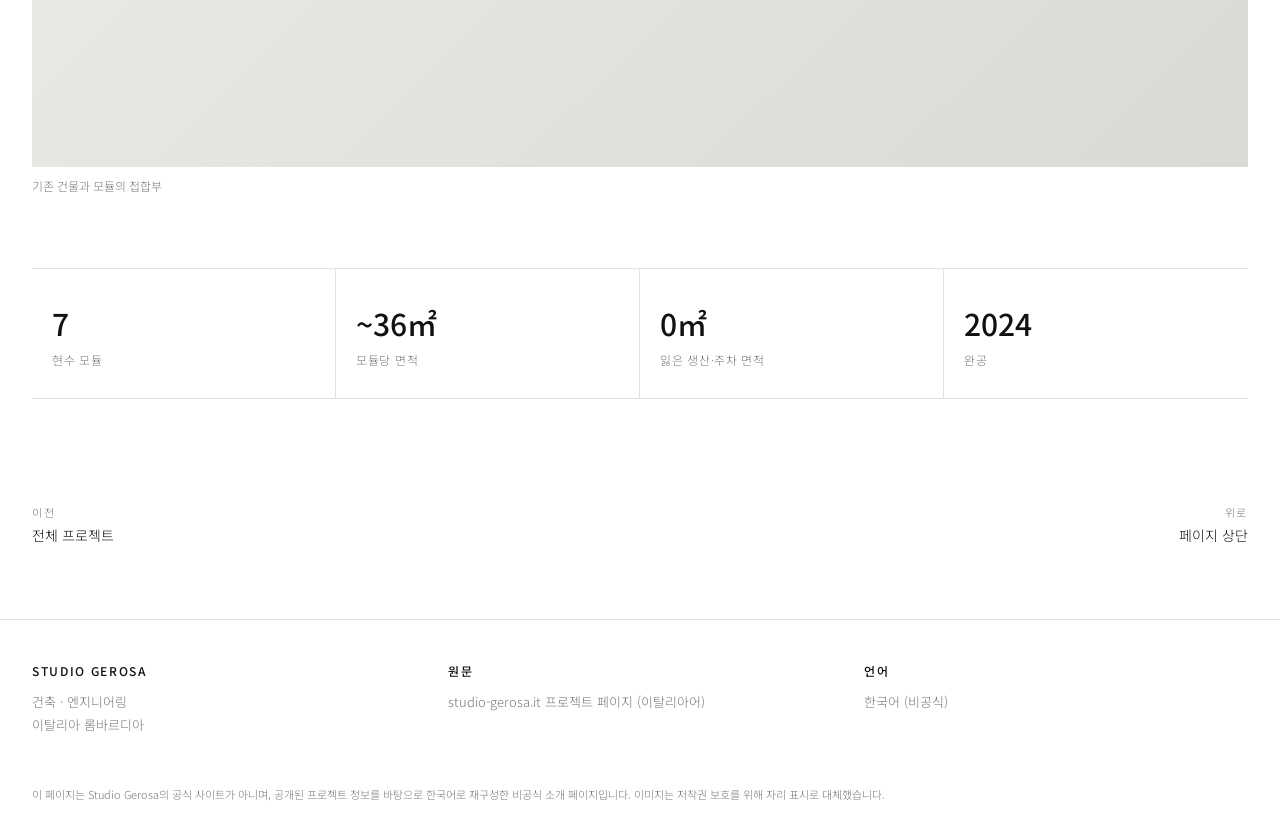
<file: studio-gerosa-boffi.html>
<!DOCTYPE html>
<html lang="ko">
<head>
  <meta charset="UTF-8" />
  <meta name="viewport" content="width=device-width, initial-scale=1.0" />
  <title>Boffi 기술 사무실 | Studio Gerosa 프로젝트 (한국어)</title>
  <meta name="description" content="Studio Gerosa가 설계한 Boffi S.p.A. 기술 사무실(이탈리아 렌타테 술 세베조, 2024) 프로젝트 한국어 소개 페이지." />
  <link rel="preconnect" href="https://fonts.googleapis.com" />
  <link rel="preconnect" href="https://fonts.gstatic.com" crossorigin />
  <link href="https://fonts.googleapis.com/css2?family=Noto+Sans+KR:wght@300;400;500;700&display=swap" rel="stylesheet" />
  <style>
    :root {
      --bg: #ffffff;
      --fg: #111111;
      --muted: #777777;
      --line: #e3e3e3;
      --ph: #ececea;
      --ph-dark: #d9d9d5;
    }
    * { box-sizing: border-box; margin: 0; padding: 0; }
    html { scroll-behavior: smooth; }
    body {
      background: var(--bg);
      color: var(--fg);
      font-family: "Noto Sans KR", "Helvetica Neue", Arial, sans-serif;
      font-weight: 300;
      font-size: 15px;
      line-height: 1.75;
      word-break: keep-all;
    }
    a { color: inherit; text-decoration: none; }
    a:hover { text-decoration: underline; text-underline-offset: 3px; }

    /* 헤더 */
    .site-header {
      position: sticky; top: 0; z-index: 10;
      background: rgba(255,255,255,0.96);
      border-bottom: 1px solid var(--line);
    }
    .header-inner {
      max-width: 1400px; margin: 0 auto;
      padding: 18px 32px;
      display: flex; align-items: center; justify-content: space-between; gap: 24px;
    }
    .logo { font-weight: 700; letter-spacing: 0.18em; font-size: 14px; }
    .nav { display: flex; gap: 28px; font-size: 13px; letter-spacing: 0.06em; }
    .nav a.active { font-weight: 500; text-decoration: underline; text-underline-offset: 4px; }
    .lang { display: flex; gap: 10px; font-size: 12px; color: var(--muted); }
    .lang .current { color: var(--fg); font-weight: 500; }
    .menu-toggle { display: none; background: none; border: 0; font-size: 13px; cursor: pointer; }

    /* 본문 */
    main { max-width: 1400px; margin: 0 auto; padding: 0 32px; }
    .breadcrumb { padding: 28px 0 0; font-size: 12px; color: var(--muted); letter-spacing: 0.04em; }
    .breadcrumb span { margin: 0 6px; }

    .ph {
      background: linear-gradient(135deg, var(--ph) 0%, var(--ph-dark) 100%);
      display: flex; align-items: center; justify-content: center;
      color: #9a9a95; font-size: 12px; letter-spacing: 0.12em;
      width: 100%;
    }
    .hero { margin-top: 20px; aspect-ratio: 16 / 8; }

    .project-head {
      display: grid; grid-template-columns: 1fr 1fr; gap: 64px;
      padding: 56px 0 48px; border-bottom: 1px solid var(--line);
    }
    .project-head h1 { font-size: 34px; font-weight: 500; line-height: 1.3; letter-spacing: -0.01em; }
    .project-head .sub { margin-top: 10px; color: var(--muted); font-size: 14px; }

    .meta { display: grid; grid-template-columns: 120px 1fr; row-gap: 10px; column-gap: 20px; font-size: 14px; }
    .meta dt { color: var(--muted); }
    .meta dd { font-weight: 400; }

    .desc {
      display: grid; grid-template-columns: 1fr 1fr; gap: 64px;
      padding: 48px 0 64px;
    }
    .desc h2 { font-size: 13px; font-weight: 500; letter-spacing: 0.14em; color: var(--muted); }
    .desc p + p { margin-top: 1.1em; }
    .desc strong { font-weight: 500; }

    /* 갤러리 */
    .gallery { display: grid; grid-template-columns: repeat(2, 1fr); gap: 16px; }
    .gallery .wide { grid-column: span 2; }
    .gallery .wide .ph { aspect-ratio: 16 / 7; }
    .gallery .tall .ph { aspect-ratio: 4 / 5; }
    .gallery figure { margin: 0; }
    .gallery figcaption { font-size: 12px; color: var(--muted); margin-top: 8px; }

    /* 수치 요약 */
    .facts {
      display: grid; grid-template-columns: repeat(4, 1fr);
      border-top: 1px solid var(--line); border-bottom: 1px solid var(--line);
      margin: 72px 0;
    }
    .fact { padding: 28px 20px; border-right: 1px solid var(--line); }
    .fact:last-child { border-right: 0; }
    .fact .num { font-size: 30px; font-weight: 500; }
    .fact .label { font-size: 12px; color: var(--muted); letter-spacing: 0.06em; }

    /* 이전/다음 */
    .pager {
      display: flex; justify-content: space-between; gap: 24px;
      padding: 32px 0 72px; font-size: 14px;
    }
    .pager small { display: block; color: var(--muted); font-size: 11px; letter-spacing: 0.14em; }

    /* 푸터 */
    .site-footer { border-top: 1px solid var(--line); }
    .footer-inner {
      max-width: 1400px; margin: 0 auto; padding: 40px 32px 48px;
      display: grid; grid-template-columns: 1fr 1fr 1fr; gap: 32px;
      font-size: 13px; color: var(--muted);
    }
    .footer-inner h3 { font-size: 12px; font-weight: 500; letter-spacing: 0.14em; color: var(--fg); margin-bottom: 10px; }
    .notice { max-width: 1400px; margin: 0 auto; padding: 0 32px 32px; font-size: 11px; color: var(--muted); }

    @media (max-width: 900px) {
      .project-head, .desc { grid-template-columns: 1fr; gap: 28px; }
      .facts { grid-template-columns: repeat(2, 1fr); }
      .fact:nth-child(2) { border-right: 0; }
      .fact:nth-child(-n+2) { border-bottom: 1px solid var(--line); }
      .footer-inner { grid-template-columns: 1fr; }
    }
    @media (max-width: 640px) {
      .header-inner, main, .footer-inner, .notice { padding-left: 16px; padding-right: 16px; }
      .menu-toggle { display: block; }
      .nav {
        display: none; position: absolute; top: 100%; left: 0; right: 0;
        flex-direction: column; gap: 0; background: #fff; border-bottom: 1px solid var(--line);
      }
      .nav.open { display: flex; }
      .nav a { padding: 14px 16px; border-top: 1px solid var(--line); }
      .lang { display: none; }
      .project-head h1 { font-size: 26px; }
      .gallery { grid-template-columns: 1fr; }
      .gallery .wide { grid-column: auto; }
      .gallery .wide .ph { aspect-ratio: 4 / 3; }
      .hero { aspect-ratio: 4 / 3; }
      .meta { grid-template-columns: 96px 1fr; }
    }
  </style>
</head>
<body>
  <header class="site-header">
    <div class="header-inner">
      <a class="logo" href="#top">STUDIO GEROSA</a>
      <button class="menu-toggle" type="button" aria-expanded="false" aria-controls="nav">메뉴</button>
      <nav class="nav" id="nav">
        <a href="#top" class="active">프로젝트</a>
        <a href="#desc">스튜디오</a>
        <a href="#footer">연락처</a>
      </nav>
      <div class="lang" aria-label="언어">
        <a href="https://www.studio-gerosa.it/it/progetti/uffici-tecnici-boffi/source:works" rel="noopener">IT</a>
        <span class="current">KO</span>
      </div>
    </div>
  </header>

  <main id="top">
    <p class="breadcrumb">프로젝트<span>/</span>작업<span>/</span>Boffi 기술 사무실</p>

    <div class="ph hero" role="img" aria-label="대표 이미지 자리">MAIN IMAGE</div>

    <section class="project-head">
      <div>
        <h1>Boffi 기술 사무실</h1>
        <p class="sub">Uffici tecnici Boffi · 렌타테 술 세베조, 2024</p>
      </div>
      <dl class="meta">
        <dt>위치</dt><dd>이탈리아 몬차 브리안차 주, 렌타테 술 세베조</dd>
        <dt>연도</dt><dd>2024</dd>
        <dt>클라이언트</dt><dd>Boffi S.p.A.</dd>
        <dt>용도</dt><dd>업무시설 (기존 생산동 증축)</dd>
        <dt>설계</dt><dd>Studio Gerosa<br />건축가 Andrea Gerosa, 엔지니어·건축가 Franco Gerosa</dd>
        <dt>구성</dt><dd>남측 입면 현수 모듈 7개, 모듈당 약 36㎡</dd>
      </dl>
    </section>

    <section class="desc" id="desc">
      <h2>프로젝트 개요</h2>
      <div>
        <p>이탈리아 주방·욕실 가구 브랜드 Boffi의 본사 부지에 새 기술 사무실을 더한 프로젝트입니다. 생산 공간과 바로 맞닿은 업무 공간을 어떻게 확보할지가 출발점이었습니다.</p>
        <p>클라이언트의 조건은 두 가지였습니다. <strong>생산동 바닥면적을 줄이지 않을 것</strong>, 그리고 <strong>외부 주차 공간을 차지하지 않을 것</strong>. 지상에 새 건물을 앉힐 자리가 사실상 없었던 셈입니다.</p>
        <p>설계팀은 증축을 땅이 아닌 공중에서 해결했습니다. 기존 건물의 남측 입면을 따라 7개의 독립된 볼륨을 매달아 각 모듈이 약 36㎡의 사무 공간을 갖도록 했고, 모듈 아래는 비워 두어 지상의 동선과 주차 공간을 그대로 유지했습니다.</p>
        <p>그 결과 구조적 가벼움과 현대적인 업무 방식이 균형을 이루는, 생산 현장 위에 떠 있는 작업 공간이 만들어졌습니다.</p>
      </div>
    </section>

    <section class="gallery" aria-label="이미지 갤러리">
      <figure class="wide">
        <div class="ph" role="img" aria-label="남측 입면 이미지 자리">SOUTH FACADE</div>
        <figcaption>남측 입면을 따라 배치된 현수 모듈</figcaption>
      </figure>
      <figure class="tall">
        <div class="ph" role="img" aria-label="모듈 하부 이미지 자리">UNDER THE MODULES</div>
        <figcaption>모듈 하부, 비워 둔 지상 공간</figcaption>
      </figure>
      <figure class="tall">
        <div class="ph" role="img" aria-label="실내 이미지 자리">INTERIOR</div>
        <figcaption>모듈 내부 사무 공간</figcaption>
      </figure>
      <figure class="wide">
        <div class="ph" role="img" aria-label="디테일 이미지 자리">DETAIL</div>
        <figcaption>기존 건물과 모듈의 접합부</figcaption>
      </figure>
    </section>

    <section class="facts" aria-label="주요 수치">
      <div class="fact"><div class="num">7</div><div class="label">현수 모듈</div></div>
      <div class="fact"><div class="num">~36㎡</div><div class="label">모듈당 면적</div></div>
      <div class="fact"><div class="num">0㎡</div><div class="label">잃은 생산·주차 면적</div></div>
      <div class="fact"><div class="num">2024</div><div class="label">완공</div></div>
    </section>

    <nav class="pager" aria-label="프로젝트 이동">
      <a href="https://www.studio-gerosa.it/it" rel="noopener"><small>이전</small>전체 프로젝트</a>
      <a href="#top" style="text-align:right"><small>위로</small>페이지 상단</a>
    </nav>
  </main>

  <footer class="site-footer" id="footer">
    <div class="footer-inner">
      <div>
        <h3>STUDIO GEROSA</h3>
        <p>건축 · 엔지니어링<br />이탈리아 롬바르디아</p>
      </div>
      <div>
        <h3>원문</h3>
        <p><a href="https://www.studio-gerosa.it/it/progetti/uffici-tecnici-boffi/source:works" rel="noopener">studio-gerosa.it 프로젝트 페이지 (이탈리아어)</a></p>
      </div>
      <div>
        <h3>언어</h3>
        <p>한국어 (비공식)</p>
      </div>
    </div>
    <p class="notice">이 페이지는 Studio Gerosa의 공식 사이트가 아니며, 공개된 프로젝트 정보를 바탕으로 한국어로 재구성한 비공식 소개 페이지입니다. 이미지는 저작권 보호를 위해 자리 표시로 대체했습니다.</p>
  </footer>

  <script>
    const toggle = document.querySelector('.menu-toggle');
    const nav = document.getElementById('nav');
    toggle.addEventListener('click', () => {
      const open = nav.classList.toggle('open');
      toggle.setAttribute('aria-expanded', String(open));
    });
    nav.addEventListener('click', (e) => {
      if (e.target.tagName === 'A') {
        nav.classList.remove('open');
        toggle.setAttribute('aria-expanded', 'false');
      }
    });
  </script>
</body>
</html>
</file>
<file: styles.css>
/* ── 토큰 ─────────────────────────────────────────────── */
:root {
  --paper: #e7e9ec;
  --card: #fbfbfa;
  --card-2: #f1f2f0;
  --ink: #151922;
  --ink-2: #4a5160;
  --ink-3: #838b99;
  --rule: #d1d5db;
  --rule-soft: #e4e6ea;
  --accent: #1f4e79;
  --accent-soft: #dbe5ef;
  --mark-in: #1f4e79;
  --mark-out: #9aa1ad;

  --b1-bg: #f2b705; --b1-fg: #2a2205;
  --b2-bg: #2e8fbf; --b2-fg: #ffffff;
  --b3-bg: #d9534f; --b3-fg: #ffffff;
  --b4-bg: #6b7280; --b4-fg: #ffffff;
  --b5-bg: #6e9b23; --b5-fg: #ffffff;

  --shadow: 0 1px 2px rgba(21, 25, 34, .06), 0 12px 32px -18px rgba(21, 25, 34, .35);

  --serif: "Nanum Myeongjo", "AppleMyungjo", "Batang", "Georgia", serif;
  --sans: "Pretendard", "Apple SD Gothic Neo", "Malgun Gothic", "Noto Sans KR", system-ui, sans-serif;
  --mono: ui-monospace, "SF Mono", "JetBrains Mono", Menlo, Consolas, monospace;
}

@media (prefers-color-scheme: dark) {
  :root:not([data-theme="light"]) {
    --paper: #101319;
    --card: #191d25;
    --card-2: #212630;
    --ink: #e5e8ee;
    --ink-2: #a3abba;
    --ink-3: #6e7684;
    --rule: #2e3542;
    --rule-soft: #242a34;
    --accent: #7fb3e0;
    --accent-soft: #1d2b3a;
    --mark-in: #7fb3e0;
    --mark-out: #656d7b;

    --b1-bg: #f5c13a; --b1-fg: #241d02;
    --b2-bg: #4fb0dc; --b2-fg: #06222e;
    --b3-bg: #e97070; --b3-fg: #2b0b0b;
    --b4-bg: #8a929f; --b4-fg: #14161a;
    --b5-bg: #8dbe3a; --b5-fg: #132001;

    --shadow: 0 1px 2px rgba(0, 0, 0, .4), 0 12px 32px -18px rgba(0, 0, 0, .8);
  }
}

:root[data-theme="dark"] {
  --paper: #101319;
  --card: #191d25;
  --card-2: #212630;
  --ink: #e5e8ee;
  --ink-2: #a3abba;
  --ink-3: #6e7684;
  --rule: #2e3542;
  --rule-soft: #242a34;
  --accent: #7fb3e0;
  --accent-soft: #1d2b3a;
  --mark-in: #7fb3e0;
  --mark-out: #656d7b;

  --b1-bg: #f5c13a; --b1-fg: #241d02;
  --b2-bg: #4fb0dc; --b2-fg: #06222e;
  --b3-bg: #e97070; --b3-fg: #2b0b0b;
  --b4-bg: #8a929f; --b4-fg: #14161a;
  --b5-bg: #8dbe3a; --b5-fg: #132001;

  --shadow: 0 1px 2px rgba(0, 0, 0, .4), 0 12px 32px -18px rgba(0, 0, 0, .8);
}

/* ── 기본 ─────────────────────────────────────────────── */
* { box-sizing: border-box; }

body {
  margin: 0;
  background: var(--paper);
  color: var(--ink);
  font-family: var(--sans);
  font-size: 15px;
  line-height: 1.65;
  -webkit-font-smoothing: antialiased;
}

h1, h2, h3 { margin: 0; text-wrap: balance; }

button, input, select { font: inherit; color: inherit; }

:focus-visible {
  outline: 2px solid var(--accent);
  outline-offset: 2px;
  border-radius: 3px;
}

.eyebrow {
  font-size: 11px;
  letter-spacing: .16em;
  text-transform: uppercase;
  color: var(--ink-3);
  font-family: var(--mono);
}

.num { font-family: var(--mono); font-variant-numeric: tabular-nums; }

/* ── 페이지 이동 ──────────────────────────────────────── */
.site-nav {
  display: flex;
  flex-wrap: wrap;
  gap: 6px;
  margin: 18px 0 4px;
  padding-bottom: 14px;
  border-bottom: 1px solid var(--rule);
}

.nav-link {
  border: 1px solid transparent;
  border-radius: 999px;
  padding: 6px 14px;
  font-size: 13.5px;
  color: var(--ink-3);
  text-decoration: none;
  transition: color .15s, background .15s, border-color .15s;
}

.nav-link:hover { color: var(--ink); border-color: var(--rule); }

.nav-link.is-current {
  color: var(--ink);
  font-weight: 600;
  background: var(--card);
  border-color: var(--rule);
}

/* ── 헤더 ─────────────────────────────────────────────── */
.shell {
  width: min(100%, 1140px);
  margin: 0 auto;
  padding: 28px 20px 72px;
}

.masthead {
  display: flex;
  flex-wrap: wrap;
  align-items: flex-end;
  justify-content: space-between;
  gap: 20px;
  padding-bottom: 18px;
  border-bottom: 2px solid var(--ink);
}

.masthead h1 {
  font-family: var(--serif);
  font-size: clamp(28px, 4.4vw, 42px);
  font-weight: 700;
  letter-spacing: -.01em;
  line-height: 1.15;
}

.masthead p {
  margin: 6px 0 0;
  color: var(--ink-2);
  max-width: 46ch;
}

.draw-clock {
  border: 1px solid var(--rule);
  background: var(--card);
  border-radius: 4px;
  padding: 10px 14px;
  min-width: 210px;
  box-shadow: var(--shadow);
}

.draw-clock .label {
  display: flex;
  justify-content: space-between;
  gap: 12px;
  align-items: baseline;
}

.draw-clock strong {
  display: block;
  font-family: var(--mono);
  font-variant-numeric: tabular-nums;
  font-size: 22px;
  letter-spacing: .02em;
  margin-top: 2px;
}

.draw-clock small { color: var(--ink-3); font-size: 12px; }

/* ── 레이아웃 ─────────────────────────────────────────── */
.layout {
  display: grid;
  grid-template-columns: minmax(0, 420px) minmax(0, 1fr);
  gap: 28px;
  align-items: start;
  margin-top: 28px;
}

@media (max-width: 900px) {
  .layout { grid-template-columns: 1fr; }
  .slip { position: static !important; }
}

.panel {
  background: var(--card);
  border: 1px solid var(--rule);
  border-radius: 6px;
  box-shadow: var(--shadow);
}

.panel > header {
  display: flex;
  align-items: center;
  justify-content: space-between;
  gap: 12px;
  padding: 14px 18px;
  border-bottom: 1px dashed var(--rule);
}

.panel > header h2 {
  font-family: var(--serif);
  font-size: 17px;
  font-weight: 700;
}

.panel-body { padding: 18px; display: grid; gap: 18px; }

/* 용지 상단 톱니 */
.slip { position: sticky; top: 20px; }

.slip::before {
  content: "";
  display: block;
  height: 8px;
  background: repeating-linear-gradient(90deg, var(--accent) 0 14px, transparent 14px 22px);
  opacity: .5;
  border-radius: 6px 6px 0 0;
}

/* ── 필드 ─────────────────────────────────────────────── */
.field { display: grid; gap: 8px; }

.field > .field-label {
  display: flex;
  align-items: baseline;
  justify-content: space-between;
  gap: 10px;
}

.field-label span:last-child { font-size: 12px; color: var(--ink-3); }

.chips { display: flex; flex-wrap: wrap; gap: 6px; }

.chip {
  border: 1px solid var(--rule);
  background: transparent;
  color: var(--ink-2);
  border-radius: 999px;
  padding: 6px 13px;
  font-size: 13px;
  cursor: pointer;
  transition: background .15s, color .15s, border-color .15s;
}

.chip:hover { border-color: var(--accent); color: var(--ink); }

.chip[aria-pressed="true"] {
  background: var(--accent);
  border-color: var(--accent);
  color: var(--card);
  font-weight: 600;
}

.chip.count { min-width: 44px; font-family: var(--mono); }

.hint { margin: 0; font-size: 12.5px; color: var(--ink-3); line-height: 1.55; }

/* ── 마킹 그리드 ──────────────────────────────────────── */
.grid45 {
  display: grid;
  grid-template-columns: repeat(9, 1fr);
  gap: 5px;
}

@media (max-width: 460px) { .grid45 { grid-template-columns: repeat(7, 1fr); } }

.cell {
  aspect-ratio: 1;
  border: 1px solid var(--rule);
  background: var(--card-2);
  color: var(--ink-2);
  border-radius: 50%;
  font-family: var(--mono);
  font-variant-numeric: tabular-nums;
  font-size: 12.5px;
  cursor: pointer;
  display: grid;
  place-items: center;
  padding: 0;
  transition: transform .12s, background .15s, color .15s, border-color .15s;
}

.cell:hover { transform: translateY(-1px); border-color: var(--accent); }

.cell[data-state="in"] {
  background: var(--mark-in);
  border-color: var(--mark-in);
  color: var(--card);
  font-weight: 700;
}

.cell[data-state="out"] {
  background: transparent;
  border-color: var(--mark-out);
  color: var(--mark-out);
  text-decoration: line-through;
  text-decoration-thickness: 1.5px;
  opacity: .75;
}

.legend {
  display: flex;
  flex-wrap: wrap;
  gap: 14px;
  font-size: 12px;
  color: var(--ink-3);
  align-items: center;
}

.legend i {
  width: 12px;
  height: 12px;
  border-radius: 50%;
  display: inline-block;
  vertical-align: -2px;
  margin-right: 5px;
  border: 1px solid var(--rule);
}

.legend .in { background: var(--mark-in); border-color: var(--mark-in); }
.legend .out { border-color: var(--mark-out); border-style: dashed; }

/* ── 버튼 ─────────────────────────────────────────────── */
.actions { display: flex; gap: 8px; }

.btn {
  border-radius: 4px;
  padding: 11px 18px;
  border: 1px solid var(--accent);
  background: var(--accent);
  color: var(--card);
  font-weight: 600;
  cursor: pointer;
  transition: opacity .15s, transform .08s;
}

.btn:hover { opacity: .88; }
.btn:active { transform: translateY(1px); }
.btn.primary { flex: 1; font-size: 15.5px; letter-spacing: -.01em; }

.btn.ghost {
  background: transparent;
  color: var(--ink-2);
  border-color: var(--rule);
  font-weight: 500;
}

.btn.ghost:hover { color: var(--ink); border-color: var(--ink-3); }

.btn.mini {
  padding: 5px 11px;
  font-size: 12.5px;
  font-weight: 500;
  background: transparent;
  color: var(--ink-3);
  border-color: var(--rule);
}

.btn.mini:hover { color: var(--accent); border-color: var(--accent); }

/* ── 제휴 문의 ────────────────────────────────────────── */

.partner {
  margin-top: 32px;
  padding: 22px 20px;
  border: 1px solid var(--rule);
  border-radius: 10px;
  background: var(--card);
  box-shadow: var(--shadow);
}

.partner h2 {
  font-size: 18px;
  margin-bottom: 6px;
}

.partner-lead {
  margin: 0 0 16px;
  font-size: 13px;
  color: var(--ink-3);
}

.partner form { display: grid; gap: 14px; }

.partner input,
.partner textarea {
  width: 100%;
  border: 1px solid var(--rule);
  border-radius: 8px;
  padding: 12px 14px;
  background: var(--card-2);
  color: var(--ink);
  font: inherit;
}

.partner textarea { resize: vertical; min-height: 96px; }

.partner .gotcha { display: none; }

.partner-status:empty { display: none; }

.partner-status {
  margin-top: 14px;
  padding: 12px 14px;
  border-radius: 10px;
  font-size: 13.5px;
  line-height: 1.6;
  background: color-mix(in srgb, var(--accent-soft) 25%, var(--card) 75%);
  color: var(--ink);
}

.partner-status[data-type="error"] {
  border: 1px solid #e97373;
  background: rgba(233, 115, 115, 0.12);
}

.partner-status[data-type="success"] {
  border: 1px solid #4f9e6f;
  background: rgba(79, 158, 111, 0.12);
}

/* ── 티켓 결과 ────────────────────────────────────────── */
.tickets { display: grid; gap: 12px; }

.empty {
  border: 1px dashed var(--rule);
  border-radius: 6px;
  padding: 44px 24px;
  text-align: center;
  color: var(--ink-3);
  background: color-mix(in srgb, var(--card) 55%, transparent);
}

.empty strong { display: block; color: var(--ink-2); font-family: var(--serif); font-size: 16px; }

.ticket {
  display: grid;
  grid-template-columns: 34px minmax(0, 1fr);
  align-items: center;
  gap: 14px;
  padding: 14px 16px;
  border: 1px solid var(--rule);
  border-left: 3px solid var(--accent);
  border-radius: 4px;
  background: var(--card);
  box-shadow: var(--shadow);
}

.ticket .game {
  font-family: var(--serif);
  font-size: 20px;
  font-weight: 700;
  color: var(--accent);
  text-align: center;
}

.ticket .game small {
  display: block;
  font-family: var(--mono);
  font-size: 9.5px;
  letter-spacing: .1em;
  color: var(--ink-3);
  font-weight: 400;
}

.balls { display: flex; flex-wrap: wrap; gap: 7px; }

.ball {
  width: 40px;
  height: 40px;
  border-radius: 50%;
  display: grid;
  place-items: center;
  font-family: var(--mono);
  font-variant-numeric: tabular-nums;
  font-size: 15px;
  font-weight: 700;
  background: var(--b4-bg);
  color: var(--b4-fg);
  box-shadow: inset 0 -3px 6px rgba(0, 0, 0, .16), inset 0 2px 4px rgba(255, 255, 255, .28);
}

.ball.r1 { background: var(--b1-bg); color: var(--b1-fg); }
.ball.r2 { background: var(--b2-bg); color: var(--b2-fg); }
.ball.r3 { background: var(--b3-bg); color: var(--b3-fg); }
.ball.r4 { background: var(--b4-bg); color: var(--b4-fg); }
.ball.r5 { background: var(--b5-bg); color: var(--b5-fg); }

.ball.fixed { outline: 2px solid var(--ink); outline-offset: 2px; }

.ticket .meta {
  display: flex;
  flex-wrap: wrap;
  gap: 4px 14px;
  margin-top: 8px;
  font-size: 12px;
  color: var(--ink-3);
}

.ticket .meta b { color: var(--ink-2); font-weight: 600; font-family: var(--mono); }

.ticket .row {
  display: flex;
  align-items: flex-start;
  justify-content: space-between;
  gap: 12px;
}

.ticket .tools { display: flex; gap: 6px; flex-shrink: 0; }

@media (prefers-reduced-motion: no-preference) {
  .ball.drop { animation: drop .32s cubic-bezier(.22, 1.2, .36, 1) backwards; }
}

@keyframes drop {
  from { opacity: 0; transform: translateY(-10px) scale(.75); }
  to { opacity: 1; transform: none; }
}

/* ── 보관함 ───────────────────────────────────────────── */
.vault-list { display: grid; gap: 8px; }

.vault-item {
  display: flex;
  align-items: center;
  justify-content: space-between;
  gap: 12px;
  padding: 10px 12px;
  border: 1px solid var(--rule-soft);
  border-radius: 4px;
  background: var(--card-2);
}

.vault-item .balls .ball { width: 30px; height: 30px; font-size: 12px; }

.vault-item time { font-size: 11.5px; color: var(--ink-3); font-family: var(--mono); }

/* ── 확률 각주 ────────────────────────────────────────── */
.odds {
  margin-top: 28px;
  padding-top: 18px;
  border-top: 1px solid var(--rule);
  display: grid;
  grid-template-columns: repeat(auto-fit, minmax(190px, 1fr));
  gap: 20px;
}

.odds div { display: grid; gap: 2px; }
.odds dt { font-size: 12px; color: var(--ink-3); }

.odds dd {
  margin: 0;
  font-family: var(--mono);
  font-variant-numeric: tabular-nums;
  font-size: 19px;
  letter-spacing: -.01em;
}

.disclaimer {
  margin-top: 20px;
  font-size: 12.5px;
  color: var(--ink-3);
  line-height: 1.7;
  max-width: 78ch;
}

/* ── 토스트 ───────────────────────────────────────────── */
.toast {
  position: fixed;
  left: 50%;
  bottom: 26px;
  transform: translate(-50%, 14px);
  background: var(--ink);
  color: var(--paper);
  padding: 9px 18px;
  border-radius: 999px;
  font-size: 13.5px;
  opacity: 0;
  pointer-events: none;
  transition: opacity .2s, transform .2s;
  z-index: 20;
}

.toast.show { opacity: 1; transform: translate(-50%, 0); }

/* ── 랜딩 ─────────────────────────────────────────────── */
.hero {
  padding: 46px 0 34px;
  border-bottom: 2px solid var(--ink);
}

.hero h1 {
  font-family: var(--serif);
  font-size: clamp(30px, 5.4vw, 50px);
  line-height: 1.12;
  letter-spacing: -.015em;
  margin: 8px 0 12px;
  max-width: 20ch;
}

.hero p {
  margin: 0;
  color: var(--ink-2);
  font-size: 16.5px;
  max-width: 54ch;
}

.feature-grid {
  display: grid;
  grid-template-columns: repeat(auto-fit, minmax(250px, 1fr));
  gap: 16px;
  margin: 28px 0 8px;
}

.feature-card {
  display: grid;
  align-content: start;
  gap: 8px;
  padding: 22px 20px 20px;
  border: 1px solid var(--rule);
  border-top: 3px solid var(--accent);
  border-radius: 6px;
  background: var(--card);
  box-shadow: var(--shadow);
  color: inherit;
  text-decoration: none;
  transition: transform .15s, border-color .15s, box-shadow .15s;
}

.feature-card:hover {
  transform: translateY(-2px);
  border-color: var(--accent);
}

.feature-card h2 {
  font-family: var(--serif);
  font-size: 20px;
  letter-spacing: -.01em;
}

.feature-card p { margin: 0; color: var(--ink-2); font-size: 14px; line-height: 1.6; }

.feature-card .go {
  margin-top: 6px;
  font-size: 13px;
  font-weight: 600;
  color: var(--accent);
  font-family: var(--mono);
}

.prose { max-width: 74ch; }
.prose h2 { font-family: var(--serif); font-size: 21px; margin: 30px 0 10px; }
.prose h3 { font-family: var(--serif); font-size: 17px; margin: 22px 0 8px; }
.prose p, .prose li { color: var(--ink-2); line-height: 1.75; }
.prose p { margin: 0 0 12px; }
.prose ul { margin: 0 0 14px; padding-left: 20px; }
.prose li { margin-bottom: 6px; }
.prose a { color: var(--accent); }

/* ── 푸터 ─────────────────────────────────────────────── */
.site-footer {
  margin-top: 52px;
  padding-top: 20px;
  border-top: 1px solid var(--rule);
}

.footer-links {
  display: flex;
  flex-wrap: wrap;
  gap: 8px 18px;
  margin-bottom: 12px;
}

.footer-links a { color: var(--ink-2); text-decoration: none; font-size: 13.5px; }
.footer-links a:hover { color: var(--accent); text-decoration: underline; }

.site-footer p {
  margin: 0;
  font-size: 12.5px;
  color: var(--ink-3);
  line-height: 1.7;
  max-width: 78ch;
}
</file>
